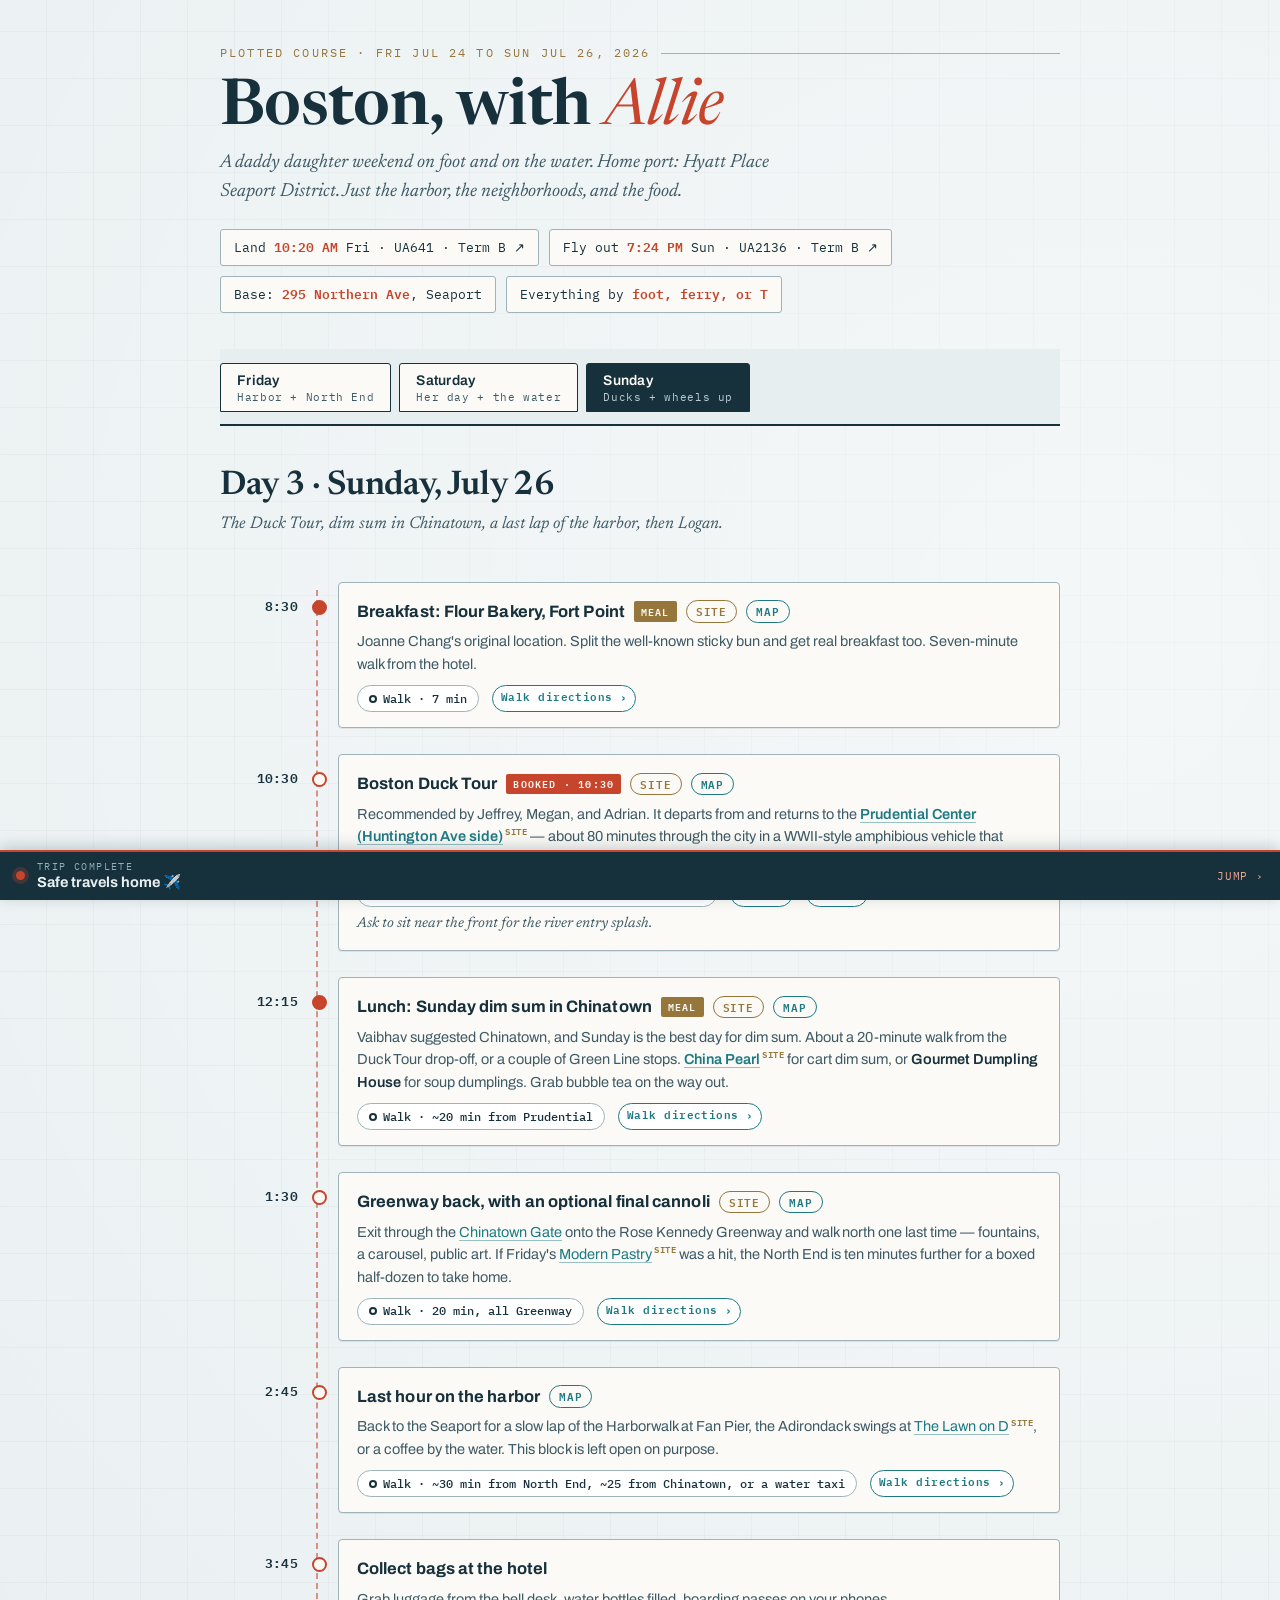
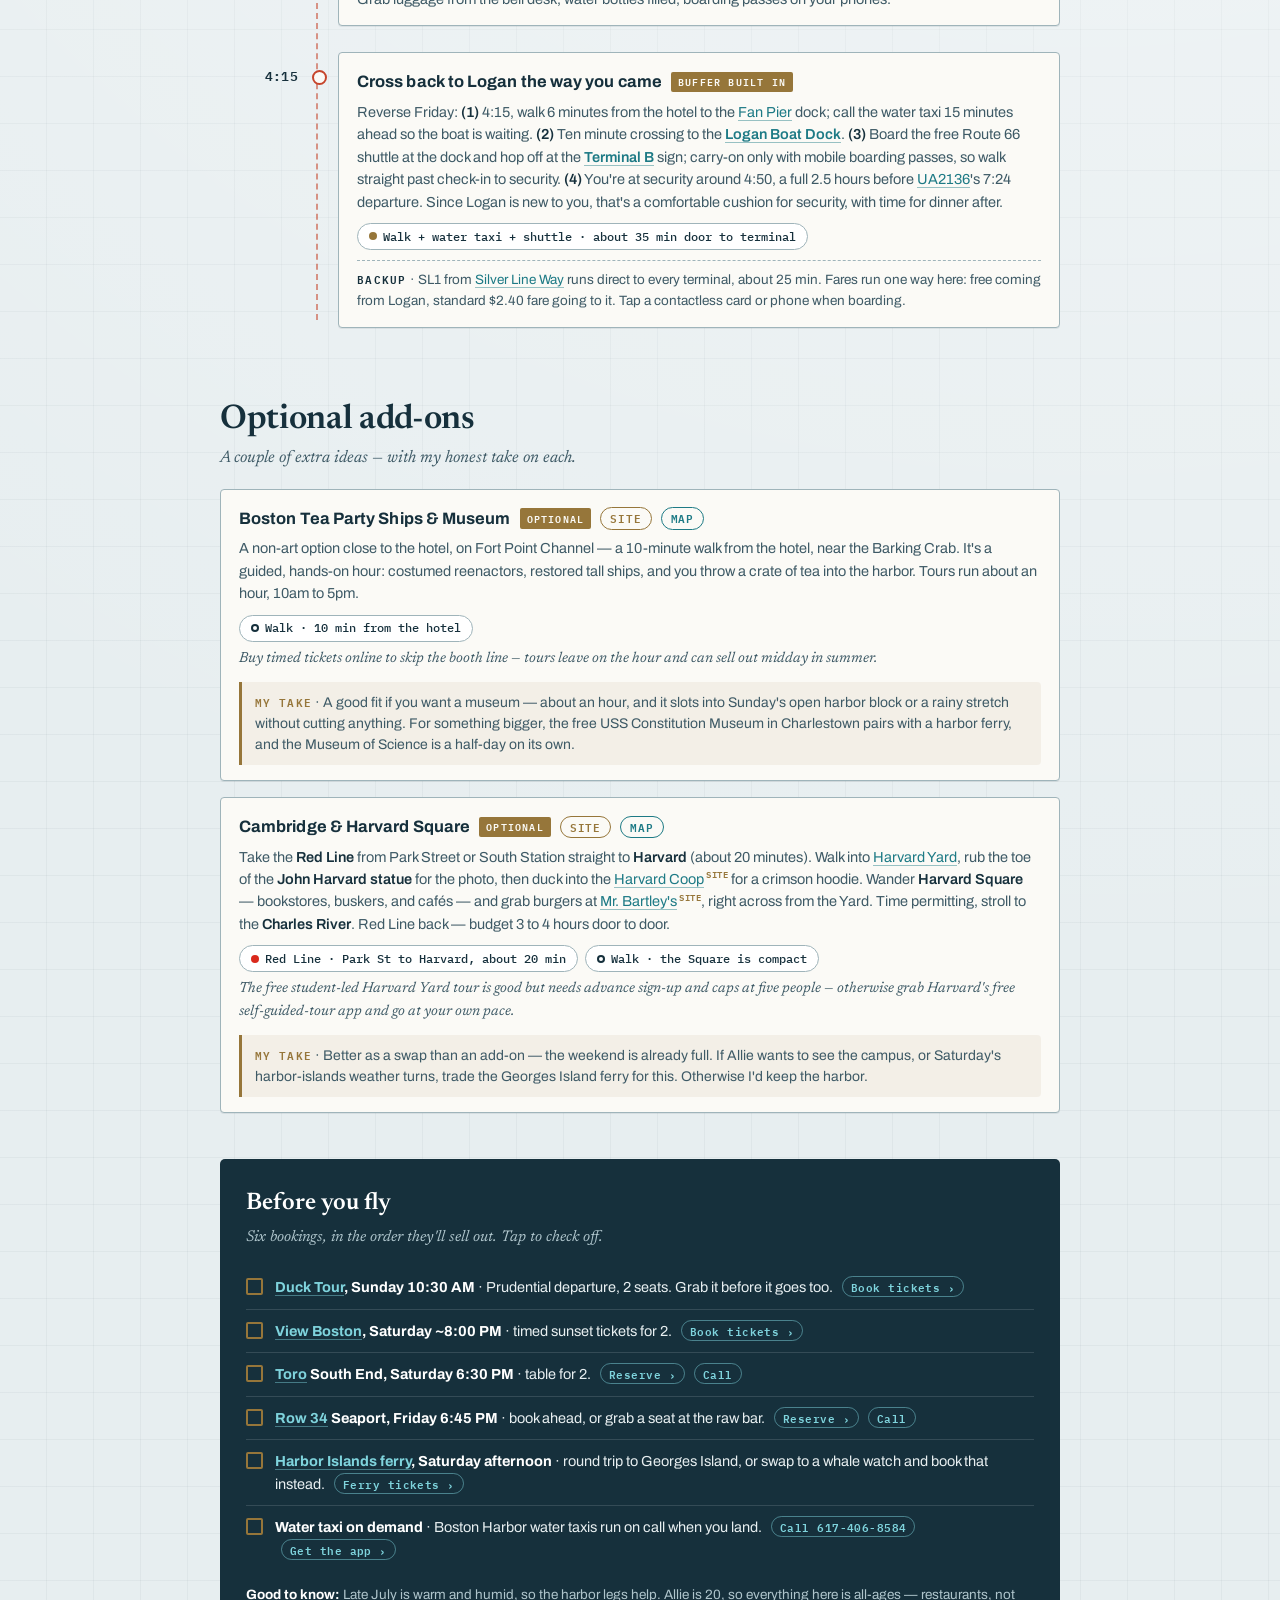
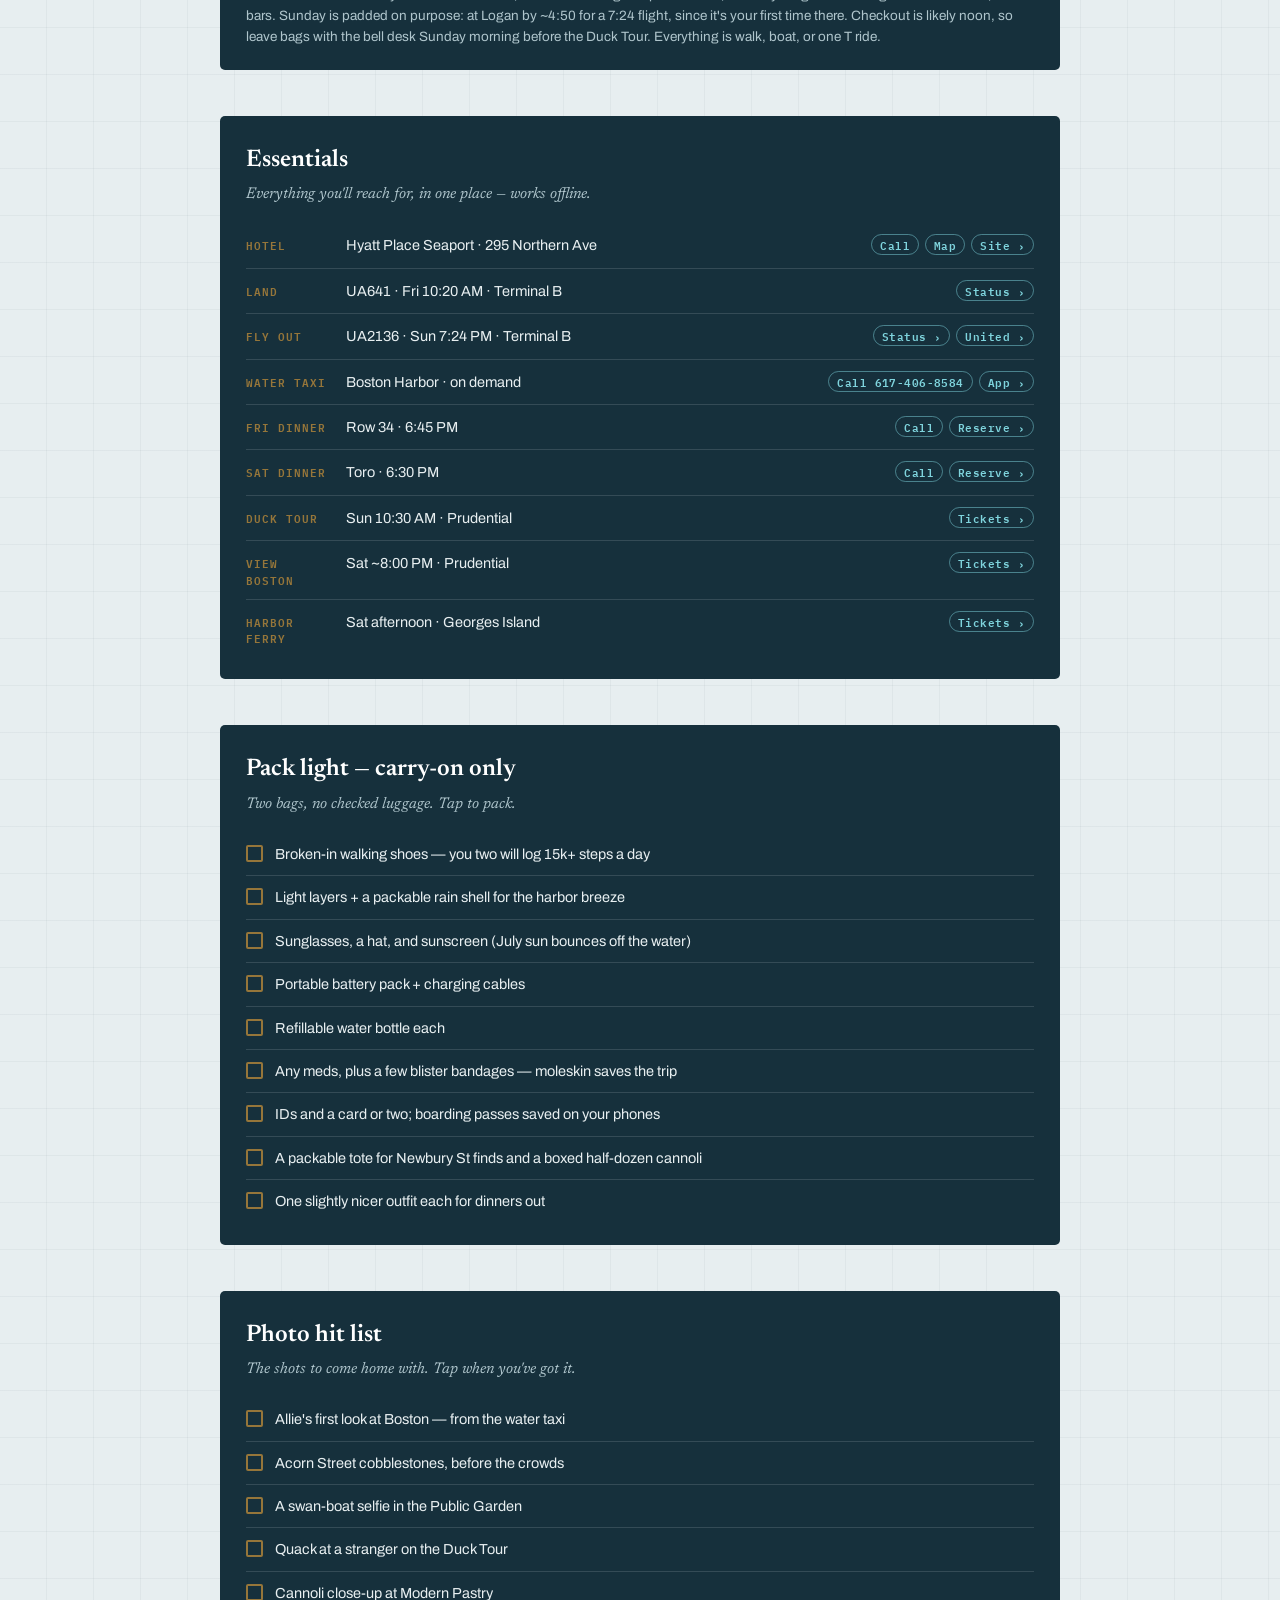
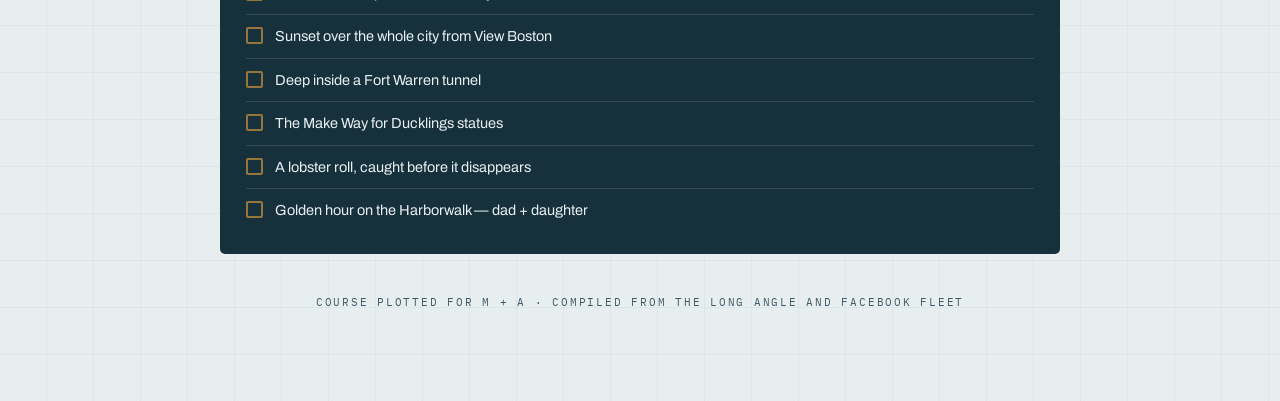
<file: index.html>
<!DOCTYPE html>
<html lang="en">
<head>
<meta charset="UTF-8">
<meta name="viewport" content="width=device-width, initial-scale=1.0, viewport-fit=cover">
<title>Trip, Plotted</title>

<!-- PWA / iOS home-screen -->
<link rel="manifest" href="./manifest.webmanifest">
<meta name="theme-color" content="#16303C">
<meta name="apple-mobile-web-app-capable" content="yes">
<meta name="mobile-web-app-capable" content="yes">
<meta name="apple-mobile-web-app-status-bar-style" content="black-translucent">
<meta name="apple-mobile-web-app-title" content="Trip">
<link rel="apple-touch-icon" href="./icons/apple-touch-icon.png">
<link rel="icon" type="image/png" sizes="512x512" href="./icons/icon-512.png">
<link rel="icon" type="image/png" sizes="192x192" href="./icons/icon-192.png">

<!-- Self-hosted fonts (work fully offline) + design system -->
<link rel="stylesheet" href="./fonts.css">
<link rel="stylesheet" href="./styles.css">
</head>
<body>
<div class="wrap" id="app" aria-live="polite"></div>

<script src="./app.js"></script>
</body>
</html>
</file>
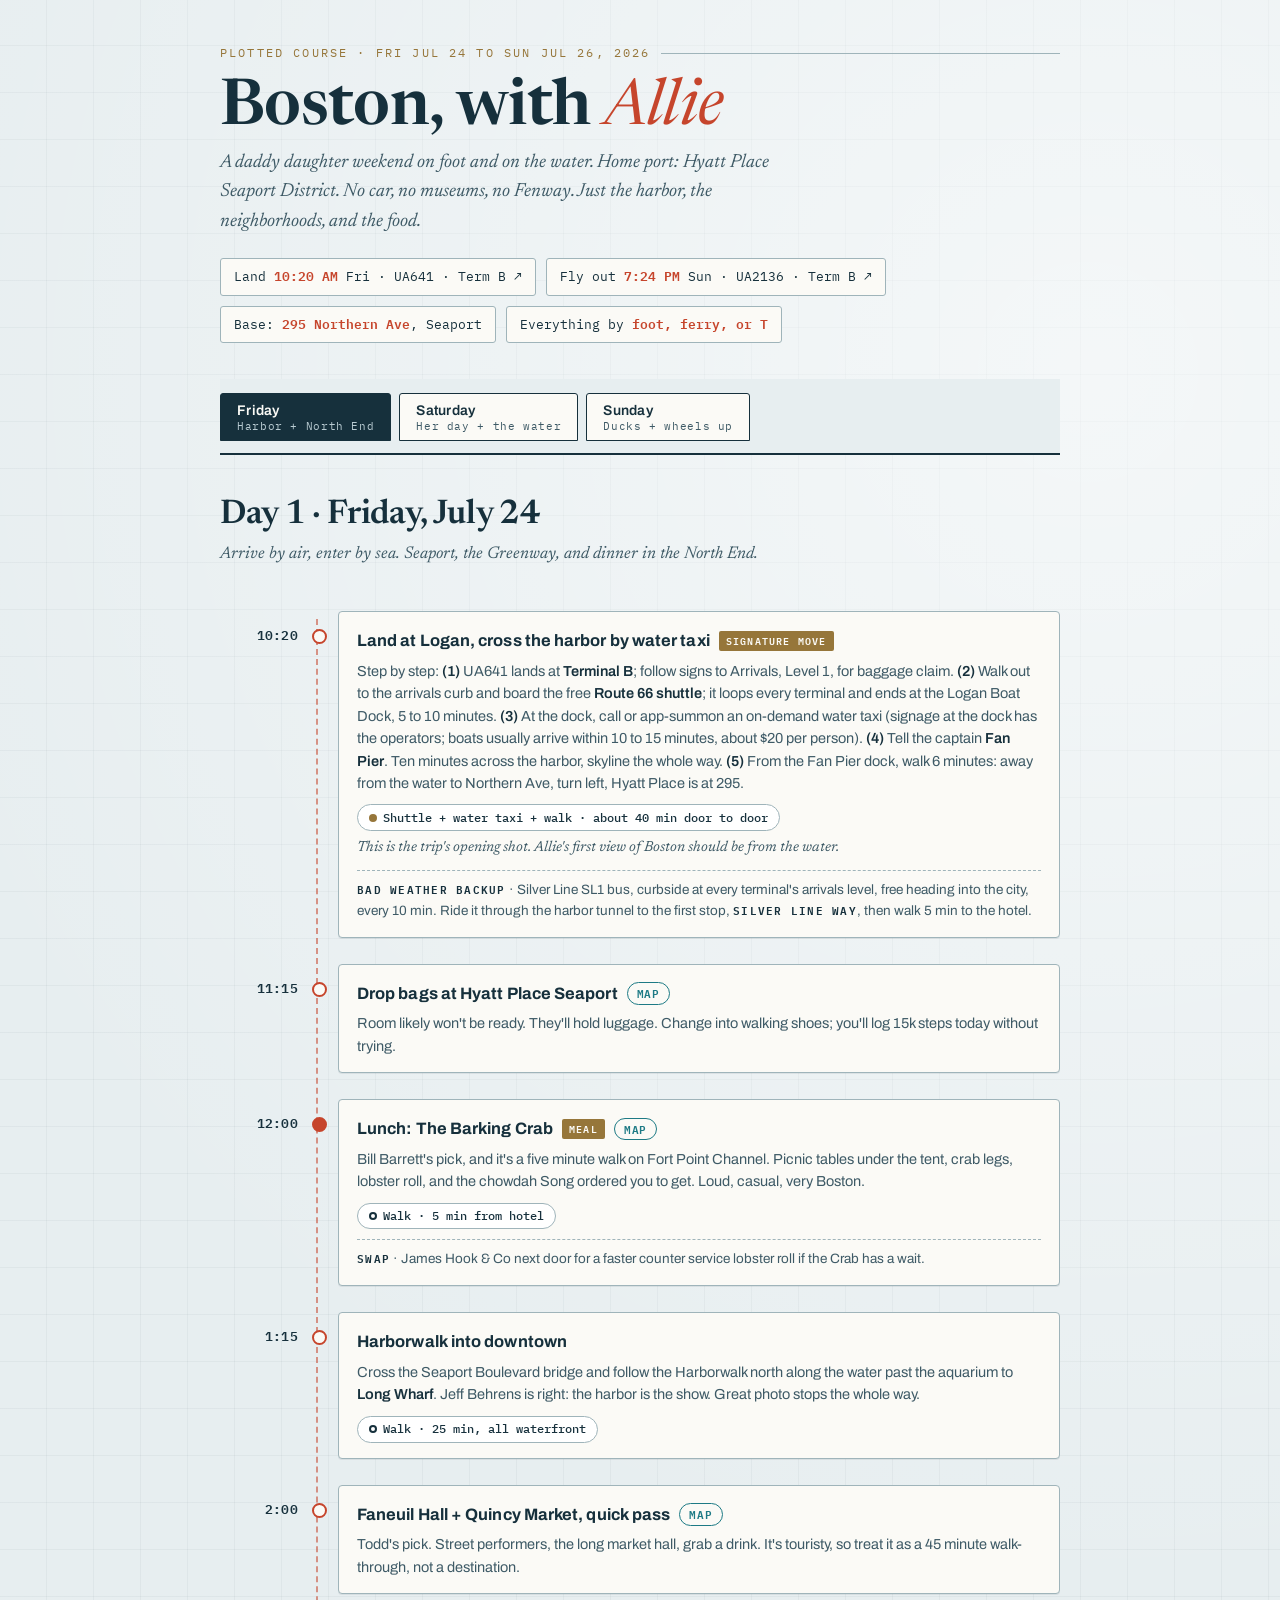
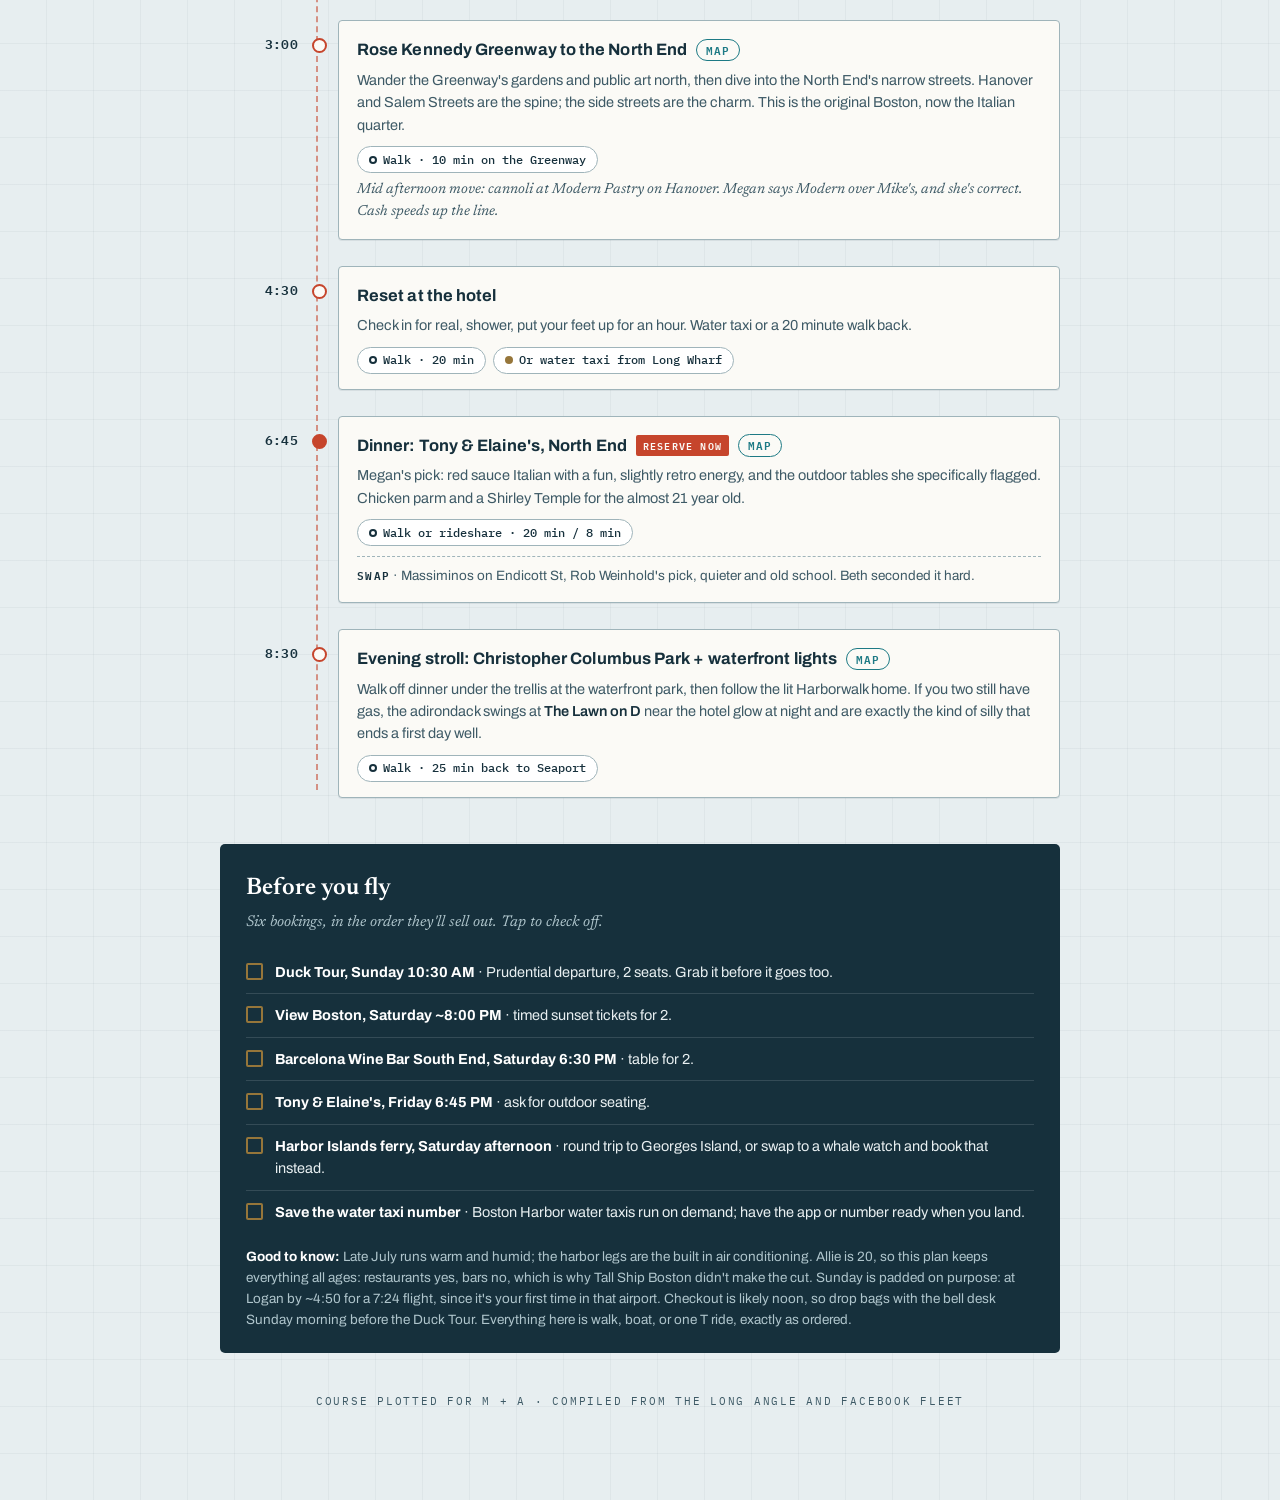
<file: Boston Weekend Itinerary - Michael and Allie - Jul 24-26.html>
<!DOCTYPE html>
<html lang="en">
<head>
<meta charset="UTF-8">
<meta name="viewport" content="width=device-width, initial-scale=1.0">
<title>Boston, Plotted | Michael and Allie</title>
<link rel="preconnect" href="https://fonts.googleapis.com">
<link rel="preconnect" href="https://fonts.gstatic.com" crossorigin>
<link href="https://fonts.googleapis.com/css2?family=Newsreader:ital,opsz,wght@0,6..72,400;0,6..72,600;1,6..72,400;1,6..72,500&family=Archivo:wght@400;500;600;700&family=IBM+Plex+Mono:wght@400;500;600&display=swap" rel="stylesheet">
<style>
  :root{
    --chart:#E7EEF0;
    --chart-deep:#D8E4E7;
    --ink:#16303C;
    --ink-soft:#3E5A66;
    --buoy:#C6452C;
    --brass:#96763A;
    --card:#FBFAF6;
    --line:#9FB4BA;
    --sl:#7C878E;
    --red:#DA291C;
    --ferry:#1D7A85;
  }
  *{margin:0;padding:0;box-sizing:border-box}
  html{scroll-behavior:smooth}
  body{
    background:var(--chart);
    color:var(--ink);
    font-family:'Archivo',system-ui,sans-serif;
    font-size:16px;
    line-height:1.55;
    background-image:
      radial-gradient(circle at 85% 12%, rgba(255,255,255,.55), transparent 42%),
      repeating-linear-gradient(0deg, transparent 0 46px, rgba(22,48,60,.045) 46px 47px),
      repeating-linear-gradient(90deg, transparent 0 46px, rgba(22,48,60,.045) 46px 47px);
  }
  .wrap{max-width:880px;margin:0 auto;padding:0 20px 90px}

  /* ---------- Header ---------- */
  header{padding:44px 0 10px;position:relative}
  .eyebrow{
    font-family:'IBM Plex Mono',monospace;font-size:12px;letter-spacing:.18em;
    text-transform:uppercase;color:var(--brass);display:flex;align-items:center;gap:10px;
  }
  .eyebrow::after{content:"";flex:1;height:1px;background:var(--line)}
  h1{
    font-family:'Newsreader',serif;font-weight:600;font-size:clamp(40px,7vw,64px);
    line-height:1.02;letter-spacing:-.01em;margin:14px 0 6px;
  }
  h1 em{font-style:italic;font-weight:400;color:var(--buoy)}
  .sub{
    font-family:'Newsreader',serif;font-style:italic;font-size:19px;color:var(--ink-soft);
    max-width:560px;margin-top:6px;
  }
  .facts{
    display:flex;flex-wrap:wrap;gap:10px;margin-top:22px;
  }
  .fact{
    background:var(--card);border:1px solid var(--line);border-radius:3px;
    padding:8px 13px;font-family:'IBM Plex Mono',monospace;font-size:12.5px;color:var(--ink);
  }
  .fact b{color:var(--buoy);font-weight:600}

  /* ---------- Day tabs ---------- */
  nav{
    position:sticky;top:0;z-index:40;background:var(--chart);
    padding:14px 0 12px;margin-top:26px;
    border-bottom:2px solid var(--ink);
    display:flex;gap:8px;align-items:flex-end;
  }
  .tab{
    appearance:none;border:1px solid var(--ink);background:var(--card);color:var(--ink);
    font-family:'Archivo',sans-serif;font-weight:600;font-size:14px;letter-spacing:.02em;
    padding:9px 16px 8px;border-radius:3px 3px 0 0;cursor:pointer;
    display:flex;flex-direction:column;align-items:flex-start;gap:1px;line-height:1.15;
    transition:background .15s,color .15s;
  }
  .tab small{font-family:'IBM Plex Mono',monospace;font-weight:400;font-size:10.5px;color:var(--ink-soft);letter-spacing:.06em}
  .tab.active{background:var(--ink);color:var(--card)}
  .tab.active small{color:#B9CBD2}
  .tab:focus-visible{outline:3px solid var(--buoy);outline-offset:2px}

  /* ---------- Day sections ---------- */
  .day{display:none;padding-top:34px}
  .day.show{display:block;animation:rise .35s ease}
  @keyframes rise{from{opacity:0;transform:translateY(8px)}to{opacity:1;transform:none}}
  @media (prefers-reduced-motion: reduce){.day.show{animation:none}}
  .dayhead{margin-bottom:8px}
  .dayhead h2{
    font-family:'Newsreader',serif;font-weight:600;font-size:clamp(26px,4.5vw,34px);letter-spacing:-.01em;
  }
  .dayhead .course{
    font-family:'Newsreader',serif;font-style:italic;font-size:17px;color:var(--ink-soft);
  }

  /* ---------- Timeline: plotted course ---------- */
  .course-line{position:relative;margin-top:26px}
  .course-line::before{
    content:"";position:absolute;left:96px;top:8px;bottom:8px;width:0;
    border-left:2px dashed var(--buoy);opacity:.55;
  }
  .leg{
    position:relative;display:grid;grid-template-columns:78px 40px 1fr;gap:0;
    margin-bottom:26px;
  }
  .leg .time{
    font-family:'IBM Plex Mono',monospace;font-size:13px;font-weight:600;color:var(--ink);
    padding-top:14px;text-align:right;letter-spacing:.02em;
  }
  .leg .dot{position:relative}
  .leg .dot::before{
    content:"";position:absolute;left:14px;top:18px;width:11px;height:11px;border-radius:50%;
    background:var(--card);border:2.5px solid var(--buoy);z-index:2;
  }
  .leg.meal .dot::before{background:var(--buoy)}
  .card{
    background:var(--card);border:1px solid var(--line);border-radius:4px;
    padding:16px 18px 15px;box-shadow:0 1px 0 rgba(22,48,60,.08);
  }
  .card h3{
    font-family:'Archivo',sans-serif;font-weight:700;font-size:16.5px;letter-spacing:.005em;
    display:flex;align-items:center;gap:9px;flex-wrap:wrap;
  }
  .badge{
    font-family:'IBM Plex Mono',monospace;font-size:10px;font-weight:600;letter-spacing:.12em;
    text-transform:uppercase;color:var(--card);background:var(--brass);
    padding:2.5px 7px;border-radius:2px;
  }
  .badge.res{background:var(--buoy)}
  .card p{font-size:14.5px;color:var(--ink-soft);margin-top:6px}
  .card p b{color:var(--ink);font-weight:600}
  .tip{
    margin-top:9px;font-family:'Newsreader',serif;font-style:italic;font-size:14.5px;color:var(--brass);
  }
  .swap{
    margin-top:10px;border-top:1px dashed var(--line);padding-top:9px;
    font-size:13.5px;color:var(--ink-soft);
  }
  .swap b{font-family:'IBM Plex Mono',monospace;font-size:10.5px;letter-spacing:.12em;text-transform:uppercase;color:var(--ink);font-weight:600}

  /* transit chips */
  .chips{display:flex;flex-wrap:wrap;gap:7px;margin-top:10px}
  .chip{
    display:inline-flex;align-items:center;gap:6px;
    font-family:'IBM Plex Mono',monospace;font-size:11.5px;font-weight:500;
    border:1px solid var(--line);border-radius:20px;padding:3.5px 11px;background:#fff;color:var(--ink);
  }
  .chip::before{content:"";width:8px;height:8px;border-radius:50%;background:var(--ink-soft)}
  .chip.walk::before{background:var(--ink);outline:2px solid #fff;outline-offset:-4px}
  .chip.sl::before{background:var(--sl)}
  .chip.red::before{background:var(--red)}
  .chip.ferry::before{background:var(--ferry)}
  .chip.taxi::before{background:var(--brass)}

  /* ---------- Bottom panels ---------- */
  .panel{
    background:var(--ink);color:#E8EFF1;border-radius:5px;
    padding:26px 26px 22px;margin-top:46px;
  }
  .panel h2{
    font-family:'Newsreader',serif;font-weight:600;font-size:24px;color:#fff;margin-bottom:4px;
  }
  .panel .lede{font-family:'Newsreader',serif;font-style:italic;color:#AFC5CC;font-size:15.5px;margin-bottom:16px}
  .todo{list-style:none}
  .todo li{
    display:flex;gap:12px;align-items:flex-start;padding:10px 0;border-bottom:1px solid rgba(232,239,241,.14);
    font-size:14.5px;cursor:pointer;
  }
  .todo li:last-child{border-bottom:0}
  .todo .box{
    flex:none;width:17px;height:17px;margin-top:2px;border:2px solid var(--brass);border-radius:2px;
    display:grid;place-items:center;font-size:11px;color:var(--chart);
  }
  .todo li.done .box{background:var(--brass)}
  .todo li.done .box::after{content:"✓"}
  .todo li.done span{opacity:.5;text-decoration:line-through}
  .todo b{color:#fff}
  .notes{margin-top:14px;font-size:13.5px;color:#AFC5CC}
  .notes b{color:#fff}

  a.flink{text-decoration:none;display:inline-block}
  a.flink:hover{border-color:var(--buoy)}
  .wx{font-family:'IBM Plex Mono',monospace;font-size:12px;color:var(--ferry);margin-top:5px;letter-spacing:.03em;min-height:1em}
  a.mappin{
    font-family:'IBM Plex Mono',monospace;font-size:10.5px;font-weight:600;letter-spacing:.08em;
    color:var(--ferry);text-decoration:none;border:1px solid var(--ferry);border-radius:20px;
    padding:2px 9px;white-space:nowrap;
  }
  a.mappin:hover{background:var(--ferry);color:#fff}
  footer{
    margin-top:40px;text-align:center;font-family:'IBM Plex Mono',monospace;
    font-size:11px;letter-spacing:.16em;text-transform:uppercase;color:var(--ink-soft);
  }

  @media (max-width:620px){
    .leg{grid-template-columns:58px 30px 1fr}
    .course-line::before{left:66px}
    .leg .dot::before{left:9px}
    .leg .time{font-size:11.5px}
  }
</style>
</head>
<body>
<div class="wrap">

<header>
  <div class="eyebrow">Plotted course · Fri Jul 24 to Sun Jul 26, 2026</div>
  <h1>Boston, with <em>Allie</em></h1>
  <p class="sub">A daddy daughter weekend on foot and on the water. Home port: Hyatt Place Seaport District. No car, no museums, no Fenway. Just the harbor, the neighborhoods, and the food.</p>
  <div class="facts">
    <a class="fact flink" href="https://www.flightaware.com/live/flight/UAL641" target="_blank" rel="noopener">Land <b>10:20 AM</b> Fri · UA641 · Term B ↗</a>
    <a class="fact flink" href="https://www.flightaware.com/live/flight/UAL2136" target="_blank" rel="noopener">Fly out <b>7:24 PM</b> Sun · UA2136 · Term B ↗</a>
    <div class="fact">Base: <b>295 Northern Ave</b>, Seaport</div>
    <div class="fact">Everything by <b>foot, ferry, or T</b></div>
  </div>
</header>

<nav aria-label="Days">
  <button class="tab active" data-day="fri">Friday <small>Harbor + North End</small></button>
  <button class="tab" data-day="sat">Saturday <small>Her day + the water</small></button>
  <button class="tab" data-day="sun">Sunday <small>Ducks + wheels up</small></button>
</nav>

<!-- ================= FRIDAY ================= -->
<section class="day show" id="fri">
  <div class="dayhead">
    <h2>Day 1 · Friday, July 24</h2>
    <p class="course">Arrive by air, enter by sea. Seaport, the Greenway, and dinner in the North End.</p>
    <p class="wx" data-date="2026-07-24"></p>
  </div>
  <div class="course-line">

    <div class="leg">
      <div class="time">10:20</div><div class="dot"></div>
      <div class="card">
        <h3>Land at Logan, cross the harbor by water taxi <span class="badge">Signature move</span></h3>
        <p>Step by step: <b>(1)</b> UA641 lands at <b>Terminal B</b>; follow signs to Arrivals, Level 1, for baggage claim. <b>(2)</b> Walk out to the arrivals curb and board the free <b>Route 66 shuttle</b>; it loops every terminal and ends at the Logan Boat Dock, 5 to 10 minutes. <b>(3)</b> At the dock, call or app-summon an on-demand water taxi (signage at the dock has the operators; boats usually arrive within 10 to 15 minutes, about $20 per person). <b>(4)</b> Tell the captain <b>Fan Pier</b>. Ten minutes across the harbor, skyline the whole way. <b>(5)</b> From the Fan Pier dock, walk 6 minutes: away from the water to Northern Ave, turn left, Hyatt Place is at 295.</p>
        <div class="chips"><span class="chip taxi">Shuttle + water taxi + walk · about 40 min door to door</span></div>
        <p class="tip">This is the trip's opening shot. Allie's first view of Boston should be from the water.</p>
        <div class="swap"><b>Bad weather backup</b> · Silver Line SL1 bus, curbside at every terminal's arrivals level, free heading into the city, every 10 min. Ride it through the harbor tunnel to the first stop, <b>Silver Line Way</b>, then walk 5 min to the hotel.</div>
      </div>
    </div>

    <div class="leg">
      <div class="time">11:15</div><div class="dot"></div>
      <div class="card">
        <h3>Drop bags at Hyatt Place Seaport</h3>
        <p>Room likely won't be ready. They'll hold luggage. Change into walking shoes; you'll log 15k steps today without trying.</p>
      </div>
    </div>

    <div class="leg meal">
      <div class="time">12:00</div><div class="dot"></div>
      <div class="card">
        <h3>Lunch: The Barking Crab <span class="badge">Meal</span></h3>
        <p>Bill Barrett's pick, and it's a five minute walk on Fort Point Channel. Picnic tables under the tent, crab legs, lobster roll, and the chowdah Song ordered you to get. Loud, casual, very Boston.</p>
        <div class="chips"><span class="chip walk">Walk · 5 min from hotel</span></div>
        <div class="swap"><b>Swap</b> · James Hook &amp; Co next door for a faster counter service lobster roll if the Crab has a wait.</div>
      </div>
    </div>

    <div class="leg">
      <div class="time">1:15</div><div class="dot"></div>
      <div class="card">
        <h3>Harborwalk into downtown</h3>
        <p>Cross the Seaport Boulevard bridge and follow the Harborwalk north along the water past the aquarium to <b>Long Wharf</b>. Jeff Behrens is right: the harbor is the show. Great photo stops the whole way.</p>
        <div class="chips"><span class="chip walk">Walk · 25 min, all waterfront</span></div>
      </div>
    </div>

    <div class="leg">
      <div class="time">2:00</div><div class="dot"></div>
      <div class="card">
        <h3>Faneuil Hall + Quincy Market, quick pass</h3>
        <p>Todd's pick. Street performers, the long market hall, grab a drink. It's touristy, so treat it as a 45 minute walk-through, not a destination.</p>
      </div>
    </div>

    <div class="leg">
      <div class="time">3:00</div><div class="dot"></div>
      <div class="card">
        <h3>Rose Kennedy Greenway to the North End</h3>
        <p>Wander the Greenway's gardens and public art north, then dive into the North End's narrow streets. Hanover and Salem Streets are the spine; the side streets are the charm. This is the original Boston, now the Italian quarter.</p>
        <div class="chips"><span class="chip walk">Walk · 10 min on the Greenway</span></div>
        <p class="tip">Mid afternoon move: cannoli at Modern Pastry on Hanover. Megan says Modern over Mike's, and she's correct. Cash speeds up the line.</p>
      </div>
    </div>

    <div class="leg">
      <div class="time">4:30</div><div class="dot"></div>
      <div class="card">
        <h3>Reset at the hotel</h3>
        <p>Check in for real, shower, put your feet up for an hour. Water taxi or a 20 minute walk back.</p>
        <div class="chips"><span class="chip walk">Walk · 20 min</span><span class="chip taxi">Or water taxi from Long Wharf</span></div>
      </div>
    </div>

    <div class="leg meal">
      <div class="time">6:45</div><div class="dot"></div>
      <div class="card">
        <h3>Dinner: Tony &amp; Elaine's, North End <span class="badge res">Reserve now</span></h3>
        <p>Megan's pick: red sauce Italian with a fun, slightly retro energy, and the outdoor tables she specifically flagged. Chicken parm and a Shirley Temple for the almost 21 year old.</p>
        <div class="chips"><span class="chip walk">Walk or rideshare · 20 min / 8 min</span></div>
        <div class="swap"><b>Swap</b> · Massiminos on Endicott St, Rob Weinhold's pick, quieter and old school. Beth seconded it hard.</div>
      </div>
    </div>

    <div class="leg">
      <div class="time">8:30</div><div class="dot"></div>
      <div class="card">
        <h3>Evening stroll: Christopher Columbus Park + waterfront lights</h3>
        <p>Walk off dinner under the trellis at the waterfront park, then follow the lit Harborwalk home. If you two still have gas, the adirondack swings at <b>The Lawn on D</b> near the hotel glow at night and are exactly the kind of silly that ends a first day well.</p>
        <div class="chips"><span class="chip walk">Walk · 25 min back to Seaport</span></div>
      </div>
    </div>

  </div>
</section>

<!-- ================= SATURDAY ================= -->
<section class="day" id="sat">
  <div class="dayhead">
    <h2>Day 2 · Saturday, July 25</h2>
    <p class="course">Beacon Hill and Back Bay for her, the harbor islands for both of you, tapas and a skyline to finish.</p>
    <p class="wx" data-date="2026-07-25"></p>
  </div>
  <div class="course-line">

    <div class="leg meal">
      <div class="time">8:45</div><div class="dot"></div>
      <div class="card">
        <h3>Breakfast: Tatte, Beacon Hill <span class="badge">Meal</span></h3>
        <p>Ride the T into town and start with shakshuka and a halva latte at the Charles Street Tatte. It puts you at the foot of Beacon Hill as the neighborhood wakes up.</p>
        <div class="chips"><span class="chip sl">SL1/SL2 · Silver Line Way to South Station</span><span class="chip red">Red Line · South Station to Charles/MGH</span></div>
      </div>
    </div>

    <div class="leg">
      <div class="time">9:45</div><div class="dot"></div>
      <div class="card">
        <h3>Beacon Hill wander + Acorn Street</h3>
        <p>Gas lamps, brick sidewalks, hidden gardens. Hit <b>Acorn Street</b> early before the crowds; it's the most photographed street in America and Allie will want the shot. Beth called this one, and Jeffrey O'Neill seconded the neighborhood.</p>
        <div class="chips"><span class="chip walk">Walk · the hill is the activity</span></div>
      </div>
    </div>

    <div class="leg">
      <div class="time">10:45</div><div class="dot"></div>
      <div class="card">
        <h3>Public Garden + swan boats</h3>
        <p>Cross Charles Street into the Public Garden. The swan boats are $5, run since 1877, and are gloriously unhurried. Make Way for Ducklings statues on the way out.</p>
      </div>
    </div>

    <div class="leg">
      <div class="time">11:30</div><div class="dot"></div>
      <div class="card">
        <h3>Newbury Street: her hours <span class="badge">Allie's pick</span></h3>
        <p>Sharon's daughter was obsessed with Back Bay and yours will be too. Eight blocks of shops from Arlington to Mass Ave. Your job is to carry bags and say yes. Beth warned you this won't be your favorite part of the trip; that's how you know it's working.</p>
        <div class="chips"><span class="chip walk">Walk · Newbury runs parallel to the Garden</span></div>
        <p class="tip">Two minute detour at Copley: step into the Boston Public Library courtyard. It's free, it's stunning, and it's a library, not a museum, so it doesn't break your rules.</p>
      </div>
    </div>

    <div class="leg meal">
      <div class="time">1:00</div><div class="dot"></div>
      <div class="card">
        <h3>Lunch on Newbury <span class="badge">Meal</span></h3>
        <p>Keep it easy and outdoors: <b>Stephanie's on Newbury</b> for classic patio people watching, or <b>Faccia a Faccia</b> if you want a chicer room. Wherever she points.</p>
      </div>
    </div>

    <div class="leg">
      <div class="time">2:30</div><div class="dot"></div>
      <div class="card">
        <h3>Ferry to Georges Island, Boston Harbor Islands <span class="badge res">Book ferry</span></h3>
        <p>Robert Nagle's advice, taken: the harbor over the Freedom Trail. T back to Long Wharf and catch the harbor islands ferry out to Georges Island. Explore <b>Fort Warren</b>, a Civil War era granite fort with dark tunnels, ramparts, and skyline views back to the city. It reads as adventure, not history homework.</p>
        <div class="chips"><span class="chip red">Red + walk · Charles/MGH to Long Wharf area</span><span class="chip ferry">Harbor Islands ferry · 30 min crossing</span></div>
        <p class="tip">Check the return schedule when you land on the island. Aim for a boat back around 5:00 to 5:30.</p>
        <div class="swap"><b>Swap</b> · A 2 to 3 hour afternoon whale watch from Long Wharf if you'd both rather chase humpbacks than forts. Books out on summer Saturdays, so decide by Thursday.</div>
      </div>
    </div>

    <div class="leg meal">
      <div class="time">6:30</div><div class="dot"></div>
      <div class="card">
        <h3>Dinner: Barcelona Wine Bar, South End <span class="badge res">Reserve now</span></h3>
        <p>Matt Kelleher's tapas call. Order in waves: patatas bravas, gambas al ajillo, the char grilled steak skewers. The South End is where Boston actually eats; the whole neighborhood backs him up.</p>
        <div class="chips"><span class="chip walk">Rideshare · 10 min from Seaport, or Long Wharf</span></div>
      </div>
    </div>

    <div class="leg">
      <div class="time">8:15</div><div class="dot"></div>
      <div class="card">
        <h3>Sunset at View Boston <span class="badge res">Timed tickets</span></h3>
        <p>Lien's bonus rec, deployed at the right hour. Walk 15 minutes from the South End to the Prudential Tower and ride to the 52nd floor for sunset over the whole city, harbor to the Charles. Sunset is about 8:10; book the 8:00 window and stay for the lights coming up.</p>
        <div class="chips"><span class="chip walk">Walk · 15 min through the South End</span></div>
        <p class="tip">On the walk over, cut past the Christian Science Plaza reflecting pool. At dusk it mirrors the whole skyline.</p>
      </div>
    </div>

  </div>
</section>

<!-- ================= SUNDAY ================= -->
<section class="day" id="sun">
  <div class="dayhead">
    <h2>Day 3 · Sunday, July 26</h2>
    <p class="course">Quack loudly, dim sum, one last lap of the harbor, then an unhurried run at Logan.</p>
    <p class="wx" data-date="2026-07-26"></p>
  </div>
  <div class="course-line">

    <div class="leg meal">
      <div class="time">8:30</div><div class="dot"></div>
      <div class="card">
        <h3>Breakfast: Flour Bakery, Fort Point <span class="badge">Meal</span></h3>
        <p>Joanne Chang's original. The sticky bun is famous for a reason; split one alongside real breakfast. Seven minute walk from the hotel, and you can check flight status over coffee.</p>
        <div class="chips"><span class="chip walk">Walk · 7 min</span></div>
      </div>
    </div>

    <div class="leg">
      <div class="time">10:30</div><div class="dot"></div>
      <div class="card">
        <h3>Boston Duck Tour <span class="badge res">Booked · 10:30</span></h3>
        <p>The single most repeated recommendation you got, from Jeffrey, Megan, and Adrian. It's a loop: departs from and returns to the <b>Prudential Center (Huntington Ave side)</b>, about 80 minutes through the city in a WWII style amphibious vehicle, including the moment it drives straight into the Charles River. Pure fun, zero museum content, and the conDUCKtor will absolutely make Allie quack at strangers. Back at the Pru just before noon.</p>
        <div class="chips"><span class="chip walk">Rideshare · 10 min to Prudential, arrive 10:10</span></div>
        <p class="tip">Ask to sit near the front for the river entry splash.</p>
      </div>
    </div>

    <div class="leg meal">
      <div class="time">12:15</div><div class="dot"></div>
      <div class="card">
        <h3>Lunch: Sunday dim sum in Chinatown <span class="badge">Meal</span></h3>
        <p>Vaibhav vouched for Chinatown, and Sunday is its best day. Fifteen minute walk from the Duck Tour drop-off. <b>China Pearl</b> for classic rolling cart dim sum, pointing at whatever looks good, or <b>Gourmet Dumpling House</b> for soup dumplings. Bubble tea on the way out is mandatory for the 20 year old.</p>
        <div class="chips"><span class="chip walk">Walk · 15 min from Prudential</span></div>
      </div>
    </div>

    <div class="leg">
      <div class="time">1:30</div><div class="dot"></div>
      <div class="card">
        <h3>Greenway back, with an optional final cannoli</h3>
        <p>Exit through the Chinatown Gate onto the Rose Kennedy Greenway and stroll it north one last time: fountains, carousel, public art. If Friday's Modern Pastry run left a mark, the North End is ten minutes further for a boxed half dozen to fly home with.</p>
        <div class="chips"><span class="chip walk">Walk · 20 min, all Greenway</span></div>
      </div>
    </div>

    <div class="leg">
      <div class="time">2:45</div><div class="dot"></div>
      <div class="card">
        <h3>Last hour on the harbor</h3>
        <p>Back to the Seaport for a slow lap of the Harborwalk at Fan Pier, the adirondack swings at The Lawn on D, or just a coffee facing the water. This is the deliberately empty block; whatever the weekend still owes you, collect it here.</p>
        <div class="chips"><span class="chip walk">Walk · 20 min from North End, 25 from Chinatown</span></div>
      </div>
    </div>

    <div class="leg">
      <div class="time">3:45</div><div class="dot"></div>
      <div class="card">
        <h3>Collect bags at the hotel</h3>
        <p>Grab luggage from the bell desk, water bottles filled, boarding passes on your phones.</p>
      </div>
    </div>

    <div class="leg">
      <div class="time">4:15</div><div class="dot"></div>
      <div class="card">
        <h3>Cross back to Logan the way you came <span class="badge">Buffer built in</span></h3>
        <p>Reverse Friday: <b>(1)</b> 4:15, walk 6 minutes from the hotel to the Fan Pier dock; call the water taxi 15 minutes ahead so the boat is waiting. <b>(2)</b> Ten minute crossing to the <b>Logan Boat Dock</b>. <b>(3)</b> Board the free Route 66 shuttle at the dock and hop off at the <b>Terminal B</b> sign; United check-in is on the departures level, Level 2. <b>(4)</b> You're at check-in around 4:50, a full 2.5 hours before UA2136's 7:24 departure. Since Logan is new territory, that's real cushion for finding bag drop and security, with time left for a relaxed airside dinner.</p>
        <div class="chips"><span class="chip taxi">Walk + water taxi + shuttle · about 35 min door to terminal</span></div>
        <div class="swap"><b>Backup</b> · SL1 from Silver Line Way runs direct to every terminal, about 25 min. Fares run one way here: free coming from Logan, standard $2.40 fare going to it. Tap a contactless card or phone when boarding.</div>
      </div>
    </div>

  </div>
</section>

<!-- ================= CHECKLIST ================= -->
<div class="panel">
  <h2>Before you fly</h2>
  <p class="lede">Six bookings, in the order they'll sell out. Tap to check off.</p>
  <ul class="todo" id="todo">
    <li><span class="box"></span><span><b>Duck Tour, Sunday 10:30 AM</b> · Prudential departure, 2 seats. Grab it before it goes too.</span></li>
    <li><span class="box"></span><span><b>View Boston, Saturday ~8:00 PM</b> · timed sunset tickets for 2.</span></li>
    <li><span class="box"></span><span><b>Barcelona Wine Bar South End, Saturday 6:30 PM</b> · table for 2.</span></li>
    <li><span class="box"></span><span><b>Tony &amp; Elaine's, Friday 6:45 PM</b> · ask for outdoor seating.</span></li>
    <li><span class="box"></span><span><b>Harbor Islands ferry, Saturday afternoon</b> · round trip to Georges Island, or swap to a whale watch and book that instead.</span></li>
    <li><span class="box"></span><span><b>Save the water taxi number</b> · Boston Harbor water taxis run on demand; have the app or number ready when you land.</span></li>
  </ul>
  <p class="notes"><b>Good to know:</b> Late July runs warm and humid; the harbor legs are the built in air conditioning. Allie is 20, so this plan keeps everything all ages: restaurants yes, bars no, which is why Tall Ship Boston didn't make the cut. Sunday is padded on purpose: at Logan by ~4:50 for a 7:24 flight, since it's your first time in that airport. Checkout is likely noon, so drop bags with the bell desk Sunday morning before the Duck Tour. Everything here is walk, boat, or one T ride, exactly as ordered.</p>
</div>

<footer>Course plotted for M + A · Compiled from the Long Angle and Facebook fleet</footer>

</div>

<script>
  const tabs = document.querySelectorAll('.tab');
  const days = document.querySelectorAll('.day');
  tabs.forEach(t => t.addEventListener('click', () => {
    tabs.forEach(x => x.classList.remove('active'));
    days.forEach(d => d.classList.remove('show'));
    t.classList.add('active');
    document.getElementById(t.dataset.day).classList.add('show');
    window.scrollTo({top: 0, behavior: 'smooth'});
  }));

  /* ---- Checklist with persistence (window.storage in the Claude app, memory elsewhere) ---- */
  const todoItems = [...document.querySelectorAll('#todo li')];
  async function saveChecks(){
    const done = todoItems.map((li,i)=>li.classList.contains('done')?i:-1).filter(i=>i>=0);
    try{ await window.storage.set('boston-trip-todo', JSON.stringify(done)); }catch(e){}
  }
  async function loadChecks(){
    try{
      const r = await window.storage.get('boston-trip-todo');
      if(r && r.value) JSON.parse(r.value).forEach(i=>todoItems[i]&&todoItems[i].classList.add('done'));
    }catch(e){}
  }
  todoItems.forEach(li => li.addEventListener('click', () => { li.classList.toggle('done'); saveChecks(); }));
  loadChecks();

  /* ---- One-tap Apple Maps links on every stop ---- */
  const pins = [
    ['Barking Crab','Barking Crab 88 Sleeper St Boston'],
    ['Faneuil','Quincy Market Boston'],
    ['Greenway to the North End','Modern Pastry 257 Hanover St Boston'],
    ["Tony &amp; Elaine's","Tony and Elaine's 111 N Washington St Boston"],
    ['Columbus Park','Christopher Columbus Waterfront Park Boston'],
    ['Tatte','Tatte Bakery Charles Street Boston'],
    ['Acorn','Acorn Street Boston'],
    ['swan boats','Boston Public Garden'],
    ['her hours','Newbury Street Boston'],
    ['Lunch on Newbury',"Stephanie's on Newbury Boston"],
    ['Georges Island','Long Wharf Boston'],
    ['Barcelona','Barcelona Wine Bar 525 Tremont St Boston'],
    ['View Boston','View Boston 800 Boylston St'],
    ['Flour','Flour Bakery 12 Farnsworth St Boston'],
    ['Duck Tour','Boston Duck Tours Prudential Center'],
    ['dim sum','China Pearl 9 Tyler St Boston'],
    ['Greenway back','Rose Kennedy Greenway Boston'],
    ['Last hour','Fan Pier Park Boston'],
    ['Hyatt Place','Hyatt Place Boston Seaport District']
  ];
  document.querySelectorAll('.card h3').forEach(h => {
    const hit = pins.find(p => h.innerHTML.includes(p[0]));
    if(hit){
      const a = document.createElement('a');
      a.className = 'mappin';
      a.textContent = 'MAP';
      a.href = 'https://maps.apple.com/?q=' + encodeURIComponent(hit[1]);
      a.target = '_blank'; a.rel = 'noopener';
      h.appendChild(a);
    }
  });

  /* ---- Live weekend weather (Open-Meteo, no key). Fails silently if offline or blocked. ---- */
  (async () => {
    try{
      const url = 'https://api.open-meteo.com/v1/forecast?latitude=42.353&longitude=-71.044'
        + '&daily=temperature_2m_max,temperature_2m_min,precipitation_probability_max'
        + '&temperature_unit=fahrenheit&timezone=America%2FNew_York'
        + '&start_date=2026-07-24&end_date=2026-07-26';
      const res = await fetch(url);
      const d = await res.json();
      if(!d.daily) return;
      d.daily.time.forEach((t,i)=>{
        const el = document.querySelector('.wx[data-date="'+t+'"]');
        if(el) el.textContent = 'Forecast · H ' + Math.round(d.daily.temperature_2m_max[i]) + '\u00B0 / L '
          + Math.round(d.daily.temperature_2m_min[i]) + '\u00B0 · ' + d.daily.precipitation_probability_max[i] + '% rain';
      });
    }catch(e){ /* no network, no problem: the plan stands */ }
  })();
</script>
</body>
</html>
</file>
<file: fonts.css>
/* Archivo 400 normal · latin-ext */
@font-face {
  font-family: 'Archivo';
  font-style: normal;
  font-weight: 400;
  font-stretch: 100%;
  font-display: swap;
  src: url(./fonts/archivo-latin-ext-594978ed.woff2) format('woff2');
  unicode-range: U+0100-02BA, U+02BD-02C5, U+02C7-02CC, U+02CE-02D7, U+02DD-02FF, U+0304, U+0308, U+0329, U+1D00-1DBF, U+1E00-1E9F, U+1EF2-1EFF, U+2020, U+20A0-20AB, U+20AD-20C0, U+2113, U+2C60-2C7F, U+A720-A7FF;
}
/* Archivo 400 normal · latin */
@font-face {
  font-family: 'Archivo';
  font-style: normal;
  font-weight: 400;
  font-stretch: 100%;
  font-display: swap;
  src: url(./fonts/archivo-latin-2d6953d7.woff2) format('woff2');
  unicode-range: U+0000-00FF, U+0131, U+0152-0153, U+02BB-02BC, U+02C6, U+02DA, U+02DC, U+0304, U+0308, U+0329, U+2000-206F, U+20AC, U+2122, U+2191, U+2193, U+2212, U+2215, U+FEFF, U+FFFD;
}
/* Archivo 500 normal · latin-ext */
@font-face {
  font-family: 'Archivo';
  font-style: normal;
  font-weight: 500;
  font-stretch: 100%;
  font-display: swap;
  src: url(./fonts/archivo-latin-ext-594978ed.woff2) format('woff2');
  unicode-range: U+0100-02BA, U+02BD-02C5, U+02C7-02CC, U+02CE-02D7, U+02DD-02FF, U+0304, U+0308, U+0329, U+1D00-1DBF, U+1E00-1E9F, U+1EF2-1EFF, U+2020, U+20A0-20AB, U+20AD-20C0, U+2113, U+2C60-2C7F, U+A720-A7FF;
}
/* Archivo 500 normal · latin */
@font-face {
  font-family: 'Archivo';
  font-style: normal;
  font-weight: 500;
  font-stretch: 100%;
  font-display: swap;
  src: url(./fonts/archivo-latin-2d6953d7.woff2) format('woff2');
  unicode-range: U+0000-00FF, U+0131, U+0152-0153, U+02BB-02BC, U+02C6, U+02DA, U+02DC, U+0304, U+0308, U+0329, U+2000-206F, U+20AC, U+2122, U+2191, U+2193, U+2212, U+2215, U+FEFF, U+FFFD;
}
/* Archivo 600 normal · latin-ext */
@font-face {
  font-family: 'Archivo';
  font-style: normal;
  font-weight: 600;
  font-stretch: 100%;
  font-display: swap;
  src: url(./fonts/archivo-latin-ext-594978ed.woff2) format('woff2');
  unicode-range: U+0100-02BA, U+02BD-02C5, U+02C7-02CC, U+02CE-02D7, U+02DD-02FF, U+0304, U+0308, U+0329, U+1D00-1DBF, U+1E00-1E9F, U+1EF2-1EFF, U+2020, U+20A0-20AB, U+20AD-20C0, U+2113, U+2C60-2C7F, U+A720-A7FF;
}
/* Archivo 600 normal · latin */
@font-face {
  font-family: 'Archivo';
  font-style: normal;
  font-weight: 600;
  font-stretch: 100%;
  font-display: swap;
  src: url(./fonts/archivo-latin-2d6953d7.woff2) format('woff2');
  unicode-range: U+0000-00FF, U+0131, U+0152-0153, U+02BB-02BC, U+02C6, U+02DA, U+02DC, U+0304, U+0308, U+0329, U+2000-206F, U+20AC, U+2122, U+2191, U+2193, U+2212, U+2215, U+FEFF, U+FFFD;
}
/* Archivo 700 normal · latin-ext */
@font-face {
  font-family: 'Archivo';
  font-style: normal;
  font-weight: 700;
  font-stretch: 100%;
  font-display: swap;
  src: url(./fonts/archivo-latin-ext-594978ed.woff2) format('woff2');
  unicode-range: U+0100-02BA, U+02BD-02C5, U+02C7-02CC, U+02CE-02D7, U+02DD-02FF, U+0304, U+0308, U+0329, U+1D00-1DBF, U+1E00-1E9F, U+1EF2-1EFF, U+2020, U+20A0-20AB, U+20AD-20C0, U+2113, U+2C60-2C7F, U+A720-A7FF;
}
/* Archivo 700 normal · latin */
@font-face {
  font-family: 'Archivo';
  font-style: normal;
  font-weight: 700;
  font-stretch: 100%;
  font-display: swap;
  src: url(./fonts/archivo-latin-2d6953d7.woff2) format('woff2');
  unicode-range: U+0000-00FF, U+0131, U+0152-0153, U+02BB-02BC, U+02C6, U+02DA, U+02DC, U+0304, U+0308, U+0329, U+2000-206F, U+20AC, U+2122, U+2191, U+2193, U+2212, U+2215, U+FEFF, U+FFFD;
}
/* IBM Plex Mono 400 normal · latin-ext */
@font-face {
  font-family: 'IBM Plex Mono';
  font-style: normal;
  font-weight: 400;
  font-display: swap;
  src: url(./fonts/ibmplexmono-latin-ext-1969f6ff.woff2) format('woff2');
  unicode-range: U+0100-02BA, U+02BD-02C5, U+02C7-02CC, U+02CE-02D7, U+02DD-02FF, U+0304, U+0308, U+0329, U+1D00-1DBF, U+1E00-1E9F, U+1EF2-1EFF, U+2020, U+20A0-20AB, U+20AD-20C0, U+2113, U+2C60-2C7F, U+A720-A7FF;
}
/* IBM Plex Mono 400 normal · latin */
@font-face {
  font-family: 'IBM Plex Mono';
  font-style: normal;
  font-weight: 400;
  font-display: swap;
  src: url(./fonts/ibmplexmono-latin-e2661bcc.woff2) format('woff2');
  unicode-range: U+0000-00FF, U+0131, U+0152-0153, U+02BB-02BC, U+02C6, U+02DA, U+02DC, U+0304, U+0308, U+0329, U+2000-206F, U+20AC, U+2122, U+2191, U+2193, U+2212, U+2215, U+FEFF, U+FFFD;
}
/* IBM Plex Mono 500 normal · latin-ext */
@font-face {
  font-family: 'IBM Plex Mono';
  font-style: normal;
  font-weight: 500;
  font-display: swap;
  src: url(./fonts/ibmplexmono-latin-ext-93cfae71.woff2) format('woff2');
  unicode-range: U+0100-02BA, U+02BD-02C5, U+02C7-02CC, U+02CE-02D7, U+02DD-02FF, U+0304, U+0308, U+0329, U+1D00-1DBF, U+1E00-1E9F, U+1EF2-1EFF, U+2020, U+20A0-20AB, U+20AD-20C0, U+2113, U+2C60-2C7F, U+A720-A7FF;
}
/* IBM Plex Mono 500 normal · latin */
@font-face {
  font-family: 'IBM Plex Mono';
  font-style: normal;
  font-weight: 500;
  font-display: swap;
  src: url(./fonts/ibmplexmono-latin-0bc96cd0.woff2) format('woff2');
  unicode-range: U+0000-00FF, U+0131, U+0152-0153, U+02BB-02BC, U+02C6, U+02DA, U+02DC, U+0304, U+0308, U+0329, U+2000-206F, U+20AC, U+2122, U+2191, U+2193, U+2212, U+2215, U+FEFF, U+FFFD;
}
/* IBM Plex Mono 600 normal · latin-ext */
@font-face {
  font-family: 'IBM Plex Mono';
  font-style: normal;
  font-weight: 600;
  font-display: swap;
  src: url(./fonts/ibmplexmono-latin-ext-a7353317.woff2) format('woff2');
  unicode-range: U+0100-02BA, U+02BD-02C5, U+02C7-02CC, U+02CE-02D7, U+02DD-02FF, U+0304, U+0308, U+0329, U+1D00-1DBF, U+1E00-1E9F, U+1EF2-1EFF, U+2020, U+20A0-20AB, U+20AD-20C0, U+2113, U+2C60-2C7F, U+A720-A7FF;
}
/* IBM Plex Mono 600 normal · latin */
@font-face {
  font-family: 'IBM Plex Mono';
  font-style: normal;
  font-weight: 600;
  font-display: swap;
  src: url(./fonts/ibmplexmono-latin-1b581b15.woff2) format('woff2');
  unicode-range: U+0000-00FF, U+0131, U+0152-0153, U+02BB-02BC, U+02C6, U+02DA, U+02DC, U+0304, U+0308, U+0329, U+2000-206F, U+20AC, U+2122, U+2191, U+2193, U+2212, U+2215, U+FEFF, U+FFFD;
}
/* Newsreader 400 italic · latin-ext */
@font-face {
  font-family: 'Newsreader';
  font-style: italic;
  font-weight: 400;
  font-display: swap;
  src: url(./fonts/newsreader-latin-ext-34eec978.woff2) format('woff2');
  unicode-range: U+0100-02BA, U+02BD-02C5, U+02C7-02CC, U+02CE-02D7, U+02DD-02FF, U+0304, U+0308, U+0329, U+1D00-1DBF, U+1E00-1E9F, U+1EF2-1EFF, U+2020, U+20A0-20AB, U+20AD-20C0, U+2113, U+2C60-2C7F, U+A720-A7FF;
}
/* Newsreader 400 italic · latin */
@font-face {
  font-family: 'Newsreader';
  font-style: italic;
  font-weight: 400;
  font-display: swap;
  src: url(./fonts/newsreader-latin-72c495d3.woff2) format('woff2');
  unicode-range: U+0000-00FF, U+0131, U+0152-0153, U+02BB-02BC, U+02C6, U+02DA, U+02DC, U+0304, U+0308, U+0329, U+2000-206F, U+20AC, U+2122, U+2191, U+2193, U+2212, U+2215, U+FEFF, U+FFFD;
}
/* Newsreader 500 italic · latin-ext */
@font-face {
  font-family: 'Newsreader';
  font-style: italic;
  font-weight: 500;
  font-display: swap;
  src: url(./fonts/newsreader-latin-ext-34eec978.woff2) format('woff2');
  unicode-range: U+0100-02BA, U+02BD-02C5, U+02C7-02CC, U+02CE-02D7, U+02DD-02FF, U+0304, U+0308, U+0329, U+1D00-1DBF, U+1E00-1E9F, U+1EF2-1EFF, U+2020, U+20A0-20AB, U+20AD-20C0, U+2113, U+2C60-2C7F, U+A720-A7FF;
}
/* Newsreader 500 italic · latin */
@font-face {
  font-family: 'Newsreader';
  font-style: italic;
  font-weight: 500;
  font-display: swap;
  src: url(./fonts/newsreader-latin-72c495d3.woff2) format('woff2');
  unicode-range: U+0000-00FF, U+0131, U+0152-0153, U+02BB-02BC, U+02C6, U+02DA, U+02DC, U+0304, U+0308, U+0329, U+2000-206F, U+20AC, U+2122, U+2191, U+2193, U+2212, U+2215, U+FEFF, U+FFFD;
}
/* Newsreader 400 normal · latin-ext */
@font-face {
  font-family: 'Newsreader';
  font-style: normal;
  font-weight: 400;
  font-display: swap;
  src: url(./fonts/newsreader-latin-ext-a6a2a4bf.woff2) format('woff2');
  unicode-range: U+0100-02BA, U+02BD-02C5, U+02C7-02CC, U+02CE-02D7, U+02DD-02FF, U+0304, U+0308, U+0329, U+1D00-1DBF, U+1E00-1E9F, U+1EF2-1EFF, U+2020, U+20A0-20AB, U+20AD-20C0, U+2113, U+2C60-2C7F, U+A720-A7FF;
}
/* Newsreader 400 normal · latin */
@font-face {
  font-family: 'Newsreader';
  font-style: normal;
  font-weight: 400;
  font-display: swap;
  src: url(./fonts/newsreader-latin-f24c3215.woff2) format('woff2');
  unicode-range: U+0000-00FF, U+0131, U+0152-0153, U+02BB-02BC, U+02C6, U+02DA, U+02DC, U+0304, U+0308, U+0329, U+2000-206F, U+20AC, U+2122, U+2191, U+2193, U+2212, U+2215, U+FEFF, U+FFFD;
}
/* Newsreader 600 normal · latin-ext */
@font-face {
  font-family: 'Newsreader';
  font-style: normal;
  font-weight: 600;
  font-display: swap;
  src: url(./fonts/newsreader-latin-ext-a6a2a4bf.woff2) format('woff2');
  unicode-range: U+0100-02BA, U+02BD-02C5, U+02C7-02CC, U+02CE-02D7, U+02DD-02FF, U+0304, U+0308, U+0329, U+1D00-1DBF, U+1E00-1E9F, U+1EF2-1EFF, U+2020, U+20A0-20AB, U+20AD-20C0, U+2113, U+2C60-2C7F, U+A720-A7FF;
}
/* Newsreader 600 normal · latin */
@font-face {
  font-family: 'Newsreader';
  font-style: normal;
  font-weight: 600;
  font-display: swap;
  src: url(./fonts/newsreader-latin-f24c3215.woff2) format('woff2');
  unicode-range: U+0000-00FF, U+0131, U+0152-0153, U+02BB-02BC, U+02C6, U+02DA, U+02DC, U+0304, U+0308, U+0329, U+2000-206F, U+20AC, U+2122, U+2191, U+2193, U+2212, U+2215, U+FEFF, U+FFFD;
}
</file>
<file: styles.css>
:root{
  --chart:#E7EEF0;
  --chart-deep:#D8E4E7;
  --ink:#16303C;
  --ink-soft:#3E5A66;
  --buoy:#C6452C;
  --brass:#96763A;
  --card:#FBFAF6;
  --line:#9FB4BA;
  --sl:#7C878E;
  --red:#DA291C;
  --ferry:#1D7A85;
}
*{margin:0;padding:0;box-sizing:border-box}
html{scroll-behavior:smooth}
body{
  background:var(--chart);
  color:var(--ink);
  font-family:'Archivo',system-ui,sans-serif;
  font-size:16px;
  line-height:1.55;
  background-image:
    radial-gradient(circle at 85% 12%, rgba(255,255,255,.55), transparent 42%),
    repeating-linear-gradient(0deg, transparent 0 46px, rgba(22,48,60,.045) 46px 47px),
    repeating-linear-gradient(90deg, transparent 0 46px, rgba(22,48,60,.045) 46px 47px);
}
.wrap{max-width:880px;margin:0 auto;padding:0 20px 90px}

/* ---------- Header ---------- */
header{padding:44px 0 10px;position:relative}
.eyebrow{
  font-family:'IBM Plex Mono',monospace;font-size:12px;letter-spacing:.18em;
  text-transform:uppercase;color:var(--brass);display:flex;align-items:center;gap:10px;
}
.eyebrow::after{content:"";flex:1;height:1px;background:var(--line)}
h1{
  font-family:'Newsreader',serif;font-weight:600;font-size:clamp(40px,7vw,64px);
  line-height:1.02;letter-spacing:-.01em;margin:14px 0 6px;
}
h1 em{font-style:italic;font-weight:400;color:var(--buoy)}
.sub{
  font-family:'Newsreader',serif;font-style:italic;font-size:19px;color:var(--ink-soft);
  max-width:560px;margin-top:6px;
}
.facts{
  display:flex;flex-wrap:wrap;gap:10px;margin-top:22px;
}
.fact{
  background:var(--card);border:1px solid var(--line);border-radius:3px;
  padding:8px 13px;font-family:'IBM Plex Mono',monospace;font-size:12.5px;color:var(--ink);
}
.fact b{color:var(--buoy);font-weight:600}

/* ---------- Day tabs ---------- */
nav{
  position:sticky;top:0;z-index:40;background:var(--chart);
  padding:14px 0 12px;margin-top:26px;
  border-bottom:2px solid var(--ink);
  display:flex;gap:8px;align-items:flex-end;
}
.tab{
  appearance:none;border:1px solid var(--ink);background:var(--card);color:var(--ink);
  font-family:'Archivo',sans-serif;font-weight:600;font-size:14px;letter-spacing:.02em;
  padding:9px 16px 8px;border-radius:3px 3px 0 0;cursor:pointer;
  display:flex;flex-direction:column;align-items:flex-start;gap:1px;line-height:1.15;
  transition:background .15s,color .15s;
}
.tab small{font-family:'IBM Plex Mono',monospace;font-weight:400;font-size:10.5px;color:var(--ink-soft);letter-spacing:.06em}
.tab.active{background:var(--ink);color:var(--card)}
.tab.active small{color:#B9CBD2}
.tab:focus-visible{outline:3px solid var(--buoy);outline-offset:2px}

/* ---------- Day sections ---------- */
.day{display:none;padding-top:34px}
.day.show{display:block;animation:rise .35s ease}
@keyframes rise{from{opacity:0;transform:translateY(8px)}to{opacity:1;transform:none}}
@media (prefers-reduced-motion: reduce){.day.show{animation:none}}
.dayhead{margin-bottom:8px}
.dayhead h2{
  font-family:'Newsreader',serif;font-weight:600;font-size:clamp(26px,4.5vw,34px);letter-spacing:-.01em;
}
.dayhead .course{
  font-family:'Newsreader',serif;font-style:italic;font-size:17px;color:var(--ink-soft);
}

/* ---------- Timeline: plotted course ---------- */
.course-line{position:relative;margin-top:26px}
.course-line::before{
  content:"";position:absolute;left:96px;top:8px;bottom:8px;width:0;
  border-left:2px dashed var(--buoy);opacity:.55;
}
.leg{
  position:relative;display:grid;grid-template-columns:78px 40px 1fr;gap:0;
  margin-bottom:26px;
}
.leg .time{
  font-family:'IBM Plex Mono',monospace;font-size:13px;font-weight:600;color:var(--ink);
  padding-top:14px;text-align:right;letter-spacing:.02em;
}
.leg .dot{position:relative}
.leg .dot::before{
  content:"";position:absolute;left:14px;top:18px;width:11px;height:11px;border-radius:50%;
  background:var(--card);border:2.5px solid var(--buoy);z-index:2;
}
.leg.meal .dot::before{background:var(--buoy)}
.card{
  background:var(--card);border:1px solid var(--line);border-radius:4px;
  padding:16px 18px 15px;box-shadow:0 1px 0 rgba(22,48,60,.08);
}
.card h3{
  font-family:'Archivo',sans-serif;font-weight:700;font-size:16.5px;letter-spacing:.005em;
  display:flex;align-items:center;gap:9px;flex-wrap:wrap;
}
.badge{
  font-family:'IBM Plex Mono',monospace;font-size:10px;font-weight:600;letter-spacing:.12em;
  text-transform:uppercase;color:var(--card);background:var(--brass);
  padding:2.5px 7px;border-radius:2px;
}
.badge.res{background:var(--buoy)}
.card p{font-size:14.5px;color:var(--ink-soft);margin-top:6px}
.card p b{color:var(--ink);font-weight:600}
.tip{
  margin-top:9px;font-family:'Newsreader',serif;font-style:italic;font-size:14.5px;color:var(--brass);
}
.swap{
  margin-top:10px;border-top:1px dashed var(--line);padding-top:9px;
  font-size:13.5px;color:var(--ink-soft);
}
.swap b{font-family:'IBM Plex Mono',monospace;font-size:10.5px;letter-spacing:.12em;text-transform:uppercase;color:var(--ink);font-weight:600}

/* transit chips */
.chips{display:flex;flex-wrap:wrap;gap:7px;margin-top:10px}
.chip{
  display:inline-flex;align-items:center;gap:6px;
  font-family:'IBM Plex Mono',monospace;font-size:11.5px;font-weight:500;
  border:1px solid var(--line);border-radius:20px;padding:3.5px 11px;background:#fff;color:var(--ink);
}
.chip::before{content:"";width:8px;height:8px;border-radius:50%;background:var(--ink-soft)}
.chip.walk::before{background:var(--ink);outline:2px solid #fff;outline-offset:-4px}
.chip.sl::before{background:var(--sl)}
.chip.red::before{background:var(--red)}
.chip.ferry::before{background:var(--ferry)}
.chip.taxi::before{background:var(--brass)}

/* ---------- Bottom panels ---------- */
.panel{
  background:var(--ink);color:#E8EFF1;border-radius:5px;
  padding:26px 26px 22px;margin-top:46px;
}
.panel h2{
  font-family:'Newsreader',serif;font-weight:600;font-size:24px;color:#fff;margin-bottom:4px;
}
.panel .lede{font-family:'Newsreader',serif;font-style:italic;color:#AFC5CC;font-size:15.5px;margin-bottom:16px}
.todo{list-style:none}
.todo li{
  display:flex;gap:12px;align-items:flex-start;padding:10px 0;border-bottom:1px solid rgba(232,239,241,.14);
  font-size:14.5px;cursor:pointer;
}
.todo li:last-child{border-bottom:0}
.todo .box{
  flex:none;width:17px;height:17px;margin-top:2px;border:2px solid var(--brass);border-radius:2px;
  display:grid;place-items:center;font-size:11px;color:var(--chart);
}
.todo li.done .box{background:var(--brass)}
.todo li.done .box::after{content:"✓"}
.todo li.done span{opacity:.5;text-decoration:line-through}
.todo b{color:#fff}
.notes{margin-top:14px;font-size:13.5px;color:#AFC5CC}
.notes b{color:#fff}

a.flink{text-decoration:none;display:inline-block}
a.flink:hover{border-color:var(--buoy)}
.wx{font-family:'IBM Plex Mono',monospace;font-size:12px;color:var(--ferry);margin-top:5px;letter-spacing:.03em;min-height:1em}
a.mappin{
  font-family:'IBM Plex Mono',monospace;font-size:10.5px;font-weight:600;letter-spacing:.08em;
  color:var(--ferry);text-decoration:none;border:1px solid var(--ferry);border-radius:20px;
  padding:2px 9px;white-space:nowrap;
}
a.mappin:hover{background:var(--ferry);color:#fff}

/* inline location / flight links inside prose */
a.loc{color:var(--ferry);text-decoration:none;border-bottom:1px solid rgba(29,122,133,.45)}
a.loc:hover{border-bottom-color:var(--ferry);background:rgba(29,122,133,.09)}
.card p a.loc b, .swap a.loc b, a.loc b{color:var(--ferry)}
.panel a.loc{color:#7FD4DD;border-bottom-color:rgba(127,212,221,.45)}
.panel a.loc:hover{background:rgba(127,212,221,.12);border-bottom-color:#7FD4DD}
.panel a.loc b{color:#7FD4DD}

/* website links — brass, to sit "in addition" to the teal map links */
a.webpin{
  font-family:'IBM Plex Mono',monospace;font-size:10.5px;font-weight:600;letter-spacing:.08em;
  color:var(--brass);text-decoration:none;border:1px solid var(--brass);border-radius:20px;
  padding:2px 9px;white-space:nowrap;
}
a.webpin:hover{background:var(--brass);color:#fff}
a.pin{
  font-family:'IBM Plex Mono',monospace;font-size:9px;font-weight:600;letter-spacing:.06em;
  text-transform:uppercase;color:var(--brass);text-decoration:none;
  vertical-align:super;margin-left:2px;
}
a.pin:hover{text-decoration:underline}

/* "you are here" marker for the current leg (auto-selected by date/time) */
.leg.now .card{box-shadow:0 1px 0 rgba(22,48,60,.08), inset 3px 0 0 var(--buoy)}
.leg.now .dot::before{box-shadow:0 0 0 4px rgba(198,69,44,.18)}
.leg.now .time::after{
  content:"now";display:block;margin-top:3px;
  font-family:'IBM Plex Mono',monospace;font-size:9px;font-weight:600;
  letter-spacing:.14em;text-transform:uppercase;color:var(--buoy);
}

/* one-tap action chips: walking directions / Uber / Lyft */
.chip.act{cursor:pointer;text-decoration:none;color:var(--ferry);border-color:var(--ferry);background:#fff}
.chip.act::before{content:none}
.chip.act:hover{background:var(--ferry);color:#fff}

/* checklist action links: book / reserve / tickets / call */
a.act{
  display:inline-block;margin-left:6px;
  font-family:'IBM Plex Mono',monospace;font-size:11px;font-weight:600;letter-spacing:.04em;
  color:#7FD4DD;text-decoration:none;border:1px solid rgba(127,212,221,.5);border-radius:20px;
  padding:1px 8px;white-space:nowrap;
}
a.act:hover{background:rgba(127,212,221,.15);border-color:#7FD4DD}

/* fixed "Now / Next" bar */
#nowbar{
  position:fixed;left:0;right:0;bottom:0;z-index:60;
  display:flex;align-items:center;gap:12px;cursor:pointer;
  padding:9px 16px calc(9px + env(safe-area-inset-bottom, 0px));
  background:var(--ink);color:#E8EFF1;border-top:2px solid var(--buoy);
  box-shadow:0 -3px 14px rgba(22,48,60,.22);font-family:'Archivo',sans-serif;
}
#nowbar[hidden]{display:none}
#nowbar .nb-dot{flex:none;width:9px;height:9px;border-radius:50%;background:var(--buoy);box-shadow:0 0 0 4px rgba(198,69,44,.25)}
#nowbar .nb-main{flex:1;min-width:0;line-height:1.2}
#nowbar .nb-now{font-family:'IBM Plex Mono',monospace;font-size:10px;letter-spacing:.14em;text-transform:uppercase;color:#8fb0b9}
#nowbar .nb-title{font-weight:700;font-size:14.5px;margin-top:1px;white-space:nowrap;overflow:hidden;text-overflow:ellipsis}
#nowbar .nb-next{font-size:12px;color:#AFC5CC;margin-top:1px;white-space:nowrap;overflow:hidden;text-overflow:ellipsis}
#nowbar .nb-cta{flex:none;font-family:'IBM Plex Mono',monospace;font-size:10.5px;letter-spacing:.08em;text-transform:uppercase;color:#f0a58f}

/* optional add-on section (e.g. Cambridge detour) */
.optional{padding-top:40px}
.optcard{margin-top:16px}
.verdict{
  margin-top:12px;border-left:3px solid var(--brass);background:rgba(150,118,58,.08);
  padding:10px 13px;border-radius:0 4px 4px 0;font-size:14px;color:var(--ink-soft);line-height:1.5;
}
.verdict b{
  font-family:'IBM Plex Mono',monospace;font-size:11px;font-weight:600;letter-spacing:.1em;
  text-transform:uppercase;color:var(--brass);
}
.verdict em{font-family:'Newsreader',serif;font-style:italic;color:var(--ink)}

/* essentials panel: one-tap hotel / flights / reservations / bookings */
.ess{list-style:none}
.ess li{
  display:flex;flex-wrap:wrap;align-items:baseline;gap:5px 12px;
  padding:11px 0;border-bottom:1px solid rgba(232,239,241,.14);
}
.ess li:last-child{border-bottom:0}
.ess-label{
  flex:0 0 88px;font-family:'IBM Plex Mono',monospace;font-size:10.5px;font-weight:600;
  letter-spacing:.1em;text-transform:uppercase;color:var(--brass);
}
.ess-val{flex:1 1 190px;min-width:0;font-size:14.5px;color:#E8EFF1}
.ess-val b{color:#fff}
.ess-acts{display:flex;flex-wrap:wrap;gap:6px;flex:0 0 auto}
.ess-acts .act{margin-left:0}
footer{
  margin-top:40px;text-align:center;font-family:'IBM Plex Mono',monospace;
  font-size:11px;letter-spacing:.16em;text-transform:uppercase;color:var(--ink-soft);
}

@media (max-width:620px){
  .leg{grid-template-columns:58px 30px 1fr}
  .course-line::before{left:66px}
  .leg .dot::before{left:9px}
  .leg .time{font-size:11.5px}
}
</file>
